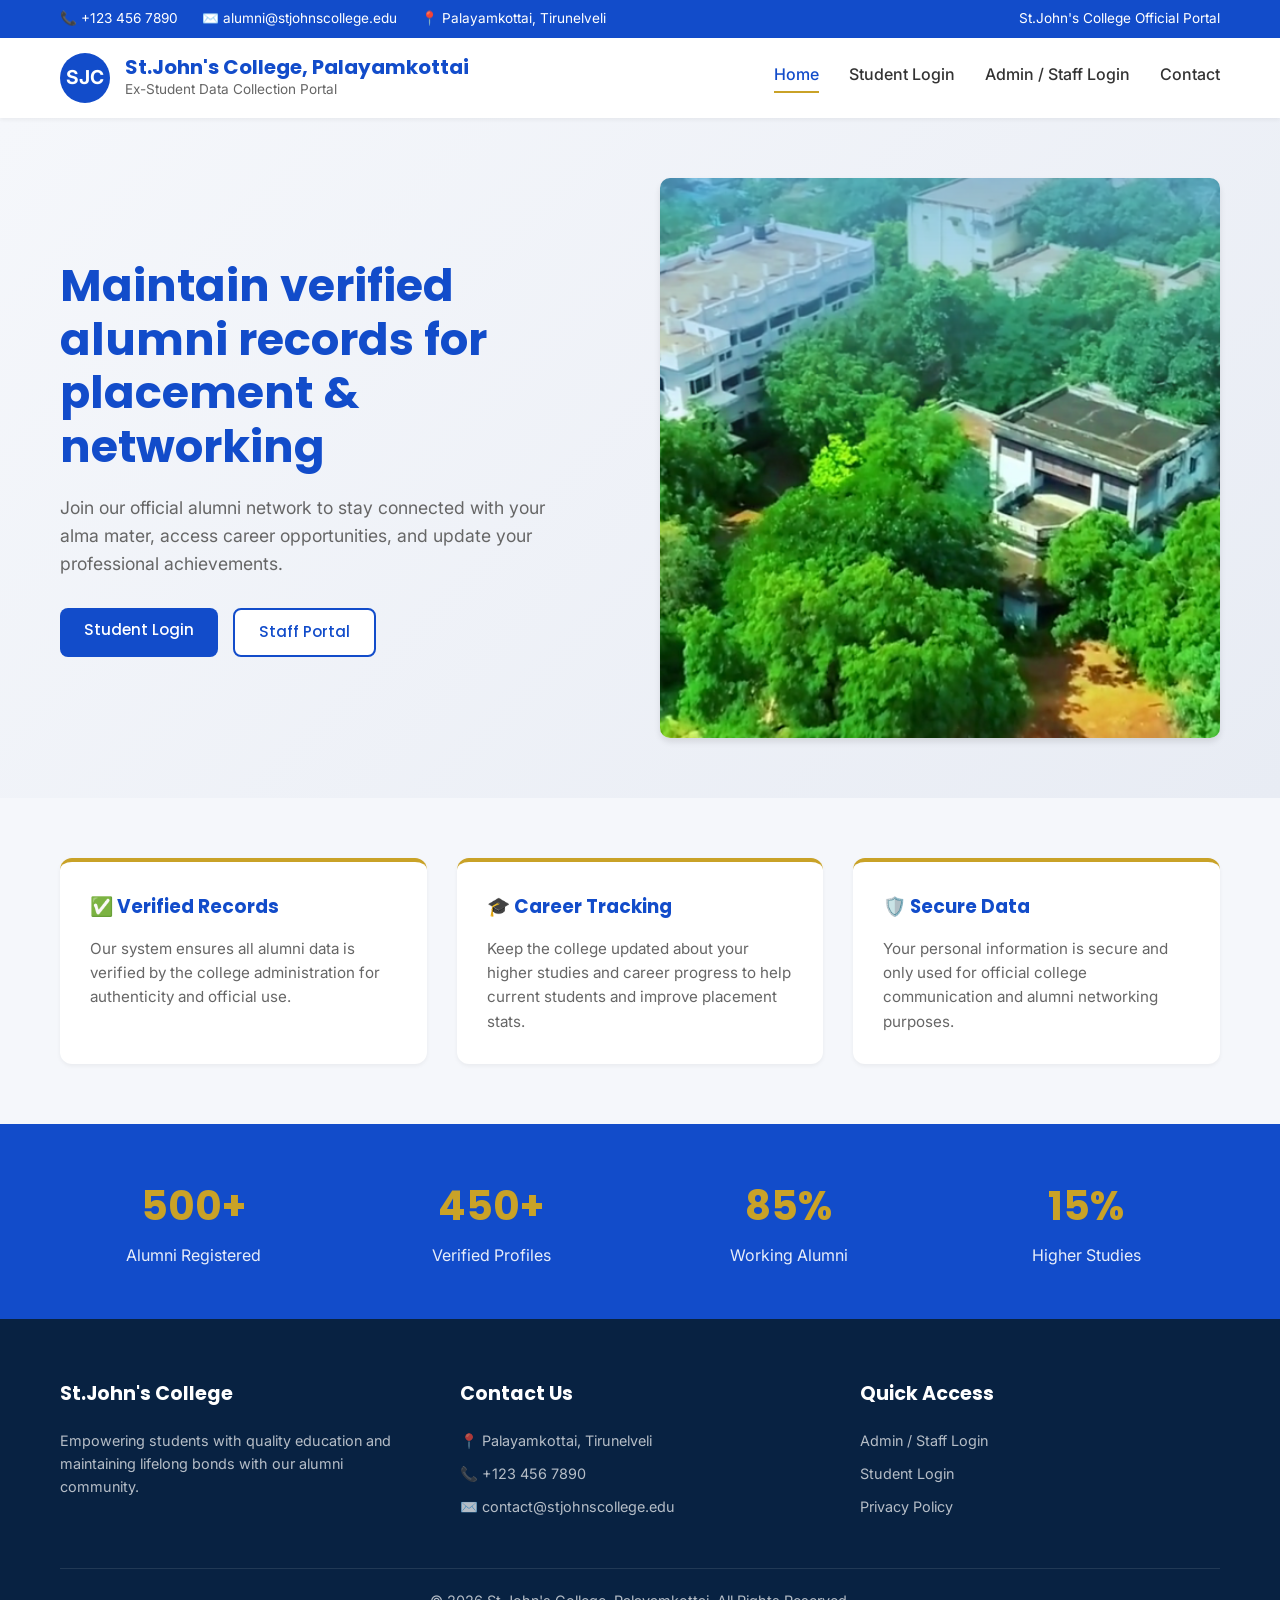
<file: index.html>
<!DOCTYPE html>
<html lang="en">

<head>
    <meta charset="UTF-8">
    <meta name="viewport" content="width=device-width, initial-scale=1.0">
    <title>Ex-Student Data Portal | St.John's College, Palayamkottai</title>
    <link rel="stylesheet" href="css/style.css">
</head>

<body>

    <!-- Top Info Strip -->
    <div class="top-bar">
        <div class="container top-bar-content">
            <div class="contact-info">
                <span>📞 +123 456 7890</span>
                <span>✉️ alumni@stjohnscollege.edu</span>
                <span>📍 Palayamkottai, Tirunelveli</span>
            </div>
            <div class="social-links">
                <!-- Social icons can go here -->
                <span>St.John's College Official Portal</span>
            </div>
        </div>
    </div>

    <!-- Sticky Navbar -->
    <nav class="navbar">
        <div class="container navbar-container">
            <div class="logo-container">
                <div class="college-logo-placeholder">SJC</div>
                <div class="college-name">
                    <h1>St.John's College, Palayamkottai</h1>
                    <span>Ex-Student Data Collection Portal</span>
                </div>
            </div>

            <div class="nav-links">
                <a href="#home" class="active">Home</a>
                <a href="student_login.php">Student Login</a>
                <a href="admin_login.php">Admin / Staff Login</a>
                <a href="#contact">Contact</a>
            </div>

            <div class="mobile-menu-btn">☰</div>
        </div>
    </nav>

    <!-- Hero Section -->
    <section class="hero" id="home">
        <div class="container hero-content">
                <div class="hero-text">
                <h1>Maintain verified alumni records for placement & networking</h1>
                <p>Join our official alumni network to stay connected with your alma mater, access career opportunities,
                    and update your professional achievements.</p>
                <div class="hero-buttons">
                    <a href="student_login.php" class="btn btn-primary">Student Login</a>
                    <a href="admin_login.php" class="btn btn-secondary">Staff Portal</a>
                </div>
            </div>
            <img src="uploads/stjohns.png" alt="St. John's College Campus" class="hero-image"
                style="width: 100%; aspect-ratio: 1/1; object-fit: cover; border-radius: 10px; box-shadow: 0 4px 6px rgba(0,0,0,0.1);">
        </div>
    </section>

    <!-- Info Cards Section -->
    <section class="info-cards-section">
        <div class="container">
            <div class="cards-grid">
                <div class="info-card">
                    <h3>✅ Verified Records</h3>
                    <p>Our system ensures all alumni data is verified by the college administration for authenticity and
                        official use.</p>
                </div>
                <div class="info-card">
                    <h3>🎓 Career Tracking</h3>
                    <p>Keep the college updated about your higher studies and career progress to help current students
                        and improve placement stats.</p>
                </div>
                <div class="info-card">
                    <h3>🛡️ Secure Data</h3>
                    <p>Your personal information is secure and only used for official college communication and alumni
                        networking purposes.</p>
                </div>
            </div>
        </div>
    </section>

    <!-- Content Section: Notices & Quick Links -->
    <!-- Removed as per user request to avoid unwanted contents -->

    <!-- Statistics Strip -->
    <section class="stats-strip">
        <div class="container">
            <div class="stats-grid">
                <div class="stat-item">
                    <h2>500+</h2>
                    <p>Alumni Registered</p>
                </div>
                <div class="stat-item">
                    <h2>450+</h2>
                    <p>Verified Profiles</p>
                </div>
                <div class="stat-item">
                    <h2>85%</h2>
                    <p>Working Alumni</p>
                </div>
                <div class="stat-item">
                    <h2>15%</h2>
                    <p>Higher Studies</p>
                </div>
            </div>
        </div>
    </section>

    <!-- Footer -->
    <footer>
        <div class="container">
            <div class="footer-grid">
                <div class="footer-col">
                    <h3>St.John's College</h3>
                    <p>Empowering students with quality education and maintaining lifelong bonds with our alumni
                        community.</p>
                </div>
                <div class="footer-col">
                    <h3>Contact Us</h3>
                    <ul class="footer-links">
                        <li>📍 Palayamkottai, Tirunelveli</li>
                        <li>📞 +123 456 7890</li>
                        <li>✉️ contact@stjohnscollege.edu</li>
                    </ul>
                </div>
                <div class="footer-col">
                    <h3>Quick Access</h3>
                    <ul class="footer-links">
                        <li><a href="admin_login.php">Admin / Staff Login</a></li>
                        <li><a href="student_login.php">Student Login</a></li>
                        <li><a href="#">Privacy Policy</a></li>
                    </ul>
                </div>
            </div>
            <div class="footer-bottom">
                <p>&copy; 2026 St.John's College, Palayamkottai. All Rights Reserved.</p>
            </div>
        </div>
    </footer>

    <script src="js/main.js"></script>
</body>

</html>
</file>
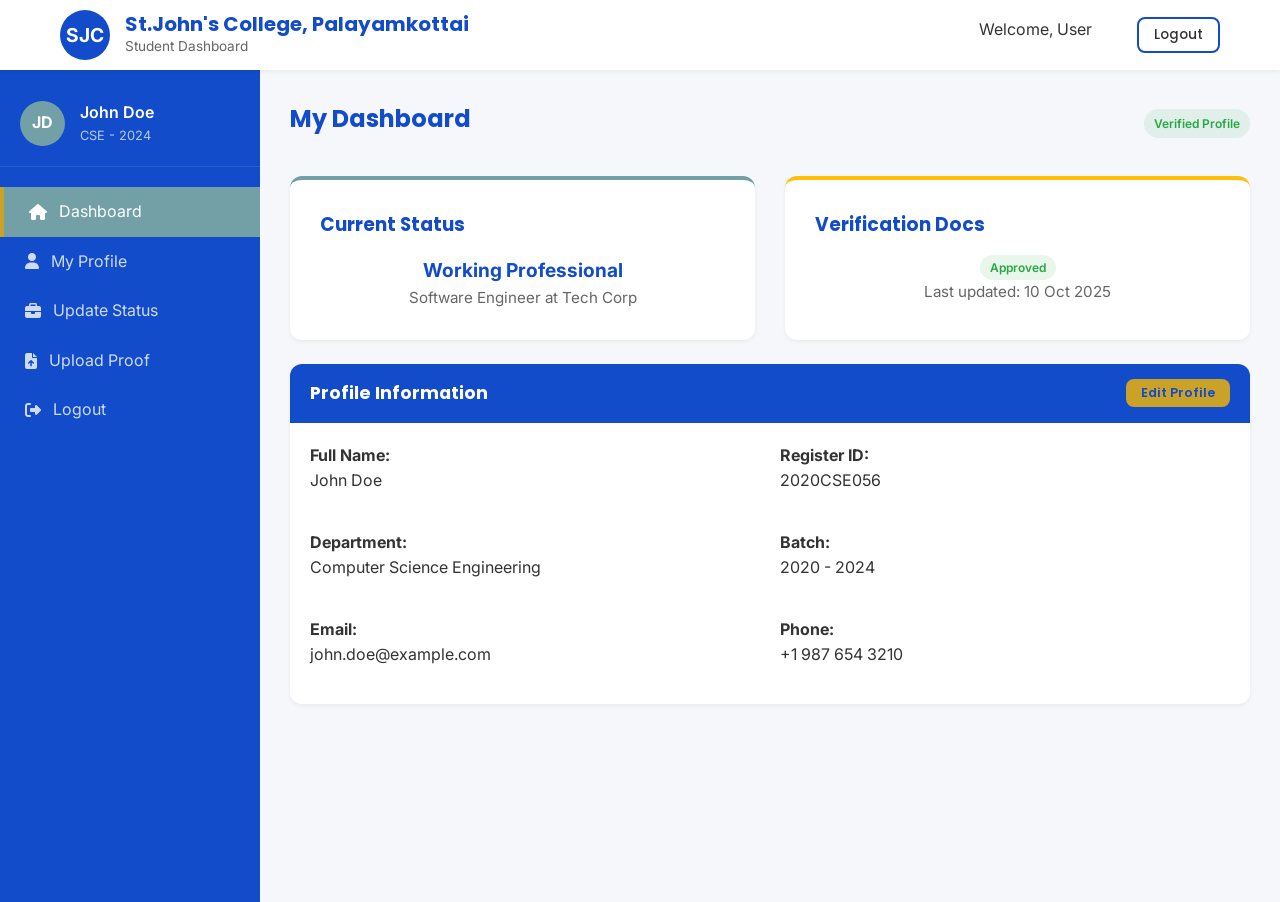
<file: student_dashboard.html>
<!DOCTYPE html>
<html lang="en">

<head>
    <meta charset="UTF-8">
    <meta name="viewport" content="width=device-width, initial-scale=1.0">
    <title>Student Dashboard | St.John's College</title>
    <link rel="stylesheet" href="css/style.css">
    <link rel="stylesheet" href="https://cdnjs.cloudflare.com/ajax/libs/font-awesome/6.4.0/css/all.min.css">
</head>

<body>

    <!-- Top Navigation -->
    <nav class="navbar" style="padding: 10px 0;">
        <div class="container navbar-container">
            <div class="logo-container">
                <a href="index.html" class="college-logo-placeholder" style="text-decoration: none;">SJC</a>
                <div class="college-name">
                    <h1>St.John's College, Palayamkottai</h1>
                    <span>Student Dashboard</span>
                </div>
            </div>
            <div class="nav-links">
                <span class="text-light" style="margin-right: 15px;">Welcome, User</span>
                <a href="logout.php" class="btn btn-secondary" style="padding: 5px 15px; font-size: 0.85rem;">Logout</a>
            </div>
            <div class="mobile-menu-btn" id="sidebarToggle">☰</div>
        </div>
    </nav>

    <div class="dashboard-container">
        <!-- Sidebar -->
        <aside class="sidebar">
            <div class="user-profile-mini">
                <div class="avatar-circle">JD</div>
                <div>
                    <div style="font-weight: 600;">John Doe</div>
                    <div style="font-size: 0.8rem; opacity: 0.7;">CSE - 2024</div>
                </div>
            </div>
            <div class="sidebar-menu">
                <a href="#" class="active"><i class="fas fa-home"></i> Dashboard</a>
                <a href="#"><i class="fas fa-user"></i> My Profile</a>
                <a href="#"><i class="fas fa-briefcase"></i> Update Status</a>
                <a href="#"><i class="fas fa-file-upload"></i> Upload Proof</a>
                <a href="logout.php"><i class="fas fa-sign-out-alt"></i> Logout</a>
            </div>
        </aside>

        <!-- Main Content -->
        <main class="main-content">
            <div class="page-header">
                <h2>My Dashboard</h2>
                <span class="badge badge-success">Verified Profile</span>
            </div>

            <div class="cards-grid mb-4">
                <div class="info-card" style="border-top-color: var(--secondary-color);">
                    <h3>Current Status</h3>
                    <p class="mt-2 text-center"
                        style="font-size: 1.2rem; font-weight: bold; color: var(--primary-color);">Working Professional
                    </p>
                    <p class="text-center text-light">Software Engineer at Tech Corp</p>
                </div>
                <div class="info-card" style="border-top-color: var(--warning);">
                    <h3>Verification Docs</h3>
                    <p class="mt-2 text-center"><span class="badge badge-success">Approved</span></p>
                    <p class="text-center text-light">Last updated: 10 Oct 2025</p>
                </div>
                <!-- Add more summary cards if needed -->
            </div>

            <!-- Profile Details Section -->
            <div class="section-card">
                <div class="card-header">
                    <h3>Profile Information</h3>
                    <button class="btn btn-accent" style="padding: 5px 15px; font-size: 0.8rem;">Edit Profile</button>
                </div>
                <div class="card-body">
                    <div class="form-row">
                        <div class="mb-3">
                            <strong class="text-light">Full Name:</strong>
                            <div>John Doe</div>
                        </div>
                        <div class="mb-3">
                            <strong class="text-light">Register ID:</strong>
                            <div>2020CSE056</div>
                        </div>
                        <div class="mb-3">
                            <strong class="text-light">Department:</strong>
                            <div>Computer Science Engineering</div>
                        </div>
                        <div class="mb-3">
                            <strong class="text-light">Batch:</strong>
                            <div>2020 - 2024</div>
                        </div>
                        <div class="mb-3">
                            <strong class="text-light">Email:</strong>
                            <div>john.doe@example.com</div>
                        </div>
                        <div class="mb-3">
                            <strong class="text-light">Phone:</strong>
                            <div>+1 987 654 3210</div>
                        </div>
                    </div>
                </div>
            </div>

        </main>
    </div>

    <script src="js/main.js"></script>
</body>

</html>
</file>
<file: css/style.css>
/* 
* Ex-Student Data Collection System - College Portal Theme
* Colors: Navy Blue (#0B2E59), College Blue (#1E5AA8), Accent Gold (#C9A227)
* Fonts: Poppins, Inter
*/

@import url('https://fonts.googleapis.com/css2?family=Inter:wght@400;500;600;700&family=Poppins:wght@400;500;600;700&display=swap');

:root {
    --primary-color: #124cca;
    --secondary-color: #73a0a7;
    --accent-color: #C9A227;
    --accent-hover: #b08d1f;
    --text-color: #333333;
    --text-light: #666666;
    --bg-light: #F5F7FB;
    --white: #FFFFFF;
    --border-color: #E0E0E0;
    --success: #28a745;
    --warning: #ffc107;
    --danger: #dc3545;
    --shadow-sm: 0 2px 4px rgba(0, 0, 0, 0.05);
    --shadow-md: 0 4px 6px rgba(0, 0, 0, 0.1);
    --shadow-lg: 0 10px 15px rgba(0, 0, 0, 0.1);
    --radius: 8px;
    --radius-lg: 12px;
}

* {
    margin: 0;
    padding: 0;
    box-sizing: border-box;
}

body {
    font-family: 'Inter', sans-serif;
    background-color: var(--bg-light);
    color: var(--text-color);
    line-height: 1.6;
}

h1,
h2,
h3,
h4,
h5,
h6 {
    font-family: 'Poppins', sans-serif;
    color: var(--primary-color);
    margin-bottom: 0.5rem;
}

a {
    text-decoration: none;
    color: inherit;
    transition: color 0.3s ease;
}

ul {
    list-style: none;
}

img {
    max-width: 100%;
    height: auto;
}

/* Utilities */
.container {
    width: 100%;
    max-width: 1200px;
    margin: 0 auto;
    padding: 0 20px;
}

.text-center {
    text-align: center;
}

.mt-1 {
    margin-top: 0.25rem;
}

.mt-2 {
    margin-top: 0.5rem;
}

.mt-3 {
    margin-top: 1rem;
}

.mt-4 {
    margin-top: 1.5rem;
}

.mb-1 {
    margin-bottom: 0.25rem;
}

.mb-2 {
    margin-bottom: 0.5rem;
}

.mb-3 {
    margin-bottom: 1rem;
}

.mb-4 {
    margin-bottom: 1.5rem;
}

.btn {
    display: inline-block;
    padding: 10px 24px;
    border-radius: var(--radius);
    font-weight: 500;
    border: none;
    cursor: pointer;
    transition: all 0.3s ease;
    font-family: 'Poppins', sans-serif;
    font-size: 0.95rem;
}

.btn-primary {
    background-color: var(--primary-color);
    color: var(--white);
}

.btn-primary:hover {
    background-color: var(--secondary-color);
    transform: translateY(-2px);
    box-shadow: var(--shadow-md);
}

.btn-secondary {
    background-color: var(--white);
    color: var(--primary-color);
    border: 2px solid var(--primary-color);
}

.btn-secondary:hover {
    background-color: var(--bg-light);
    transform: translateY(-2px);
}

.btn-accent {
    background-color: var(--accent-color);
    color: var(--primary-color);
    font-weight: 600;
}

.btn-accent:hover {
    background-color: var(--accent-hover);
    transform: translateY(-2px);
    box-shadow: var(--shadow-md);
}

.btn-block {
    display: block;
    width: 100%;
}

/* Header & Navbar */
.top-bar {
    background-color: var(--primary-color);
    color: var(--white);
    padding: 8px 0;
    font-size: 0.85rem;
}

.top-bar-content {
    display: flex;
    justify-content: space-between;
    align-items: center;
}

.contact-info span {
    margin-right: 20px;
    display: inline-flex;
    align-items: center;
    gap: 6px;
}

.navbar {
    background-color: var(--white);
    box-shadow: var(--shadow-sm);
    position: sticky;
    top: 0;
    z-index: 1000;
    padding: 15px 0;
}

.navbar-container {
    display: flex;
    justify-content: space-between;
    align-items: center;
}

.logo-container {
    display: flex;
    align-items: center;
    gap: 15px;
}

.college-logo-placeholder {
    width: 50px;
    height: 50px;
    background-color: var(--primary-color);
    border-radius: 50%;
    display: flex;
    align-items: center;
    justify-content: center;
    color: var(--white);
    font-weight: bold;
    font-size: 1.2rem;
}

.college-name h1 {
    font-size: 1.25rem;
    color: var(--primary-color);
    margin: 0;
    line-height: 1.2;
}

.college-name span {
    font-size: 0.85rem;
    color: var(--text-light);
    font-weight: 400;
    display: block;
}

.nav-links {
    display: flex;
    gap: 30px;
}

.nav-links a {
    font-weight: 500;
    color: var(--text-color);
    position: relative;
    padding-bottom: 5px;
}

.nav-links a:hover,
.nav-links a.active {
    color: var(--primary-color);
}

.nav-links a::after {
    content: '';
    position: absolute;
    bottom: 0;
    left: 0;
    width: 0;
    height: 2px;
    background-color: var(--accent-color);
    transition: width 0.3s ease;
}

.nav-links a:hover::after,
.nav-links a.active::after {
    width: 100%;
}

.mobile-menu-btn {
    display: none;
    font-size: 1.5rem;
    color: var(--primary-color);
    cursor: pointer;
}

/* Hero Section */
.hero {
    background: linear-gradient(135deg, var(--bg-light) 0%, #e8ecf4 100%);
    padding: 60px 0;
    position: relative;
    overflow: hidden;
}

.hero-content {
    display: grid;
    grid-template-columns: 1fr 1fr;
    gap: 40px;
    align-items: center;
}

.hero-text h1 {
    font-size: 2.8rem;
    line-height: 1.2;
    color: var(--primary-color);
    margin-bottom: 20px;
}

.hero-text p {
    font-size: 1.1rem;
    color: var(--text-light);
    margin-bottom: 30px;
    max-width: 500px;
}

.hero-buttons {
    display: flex;
    gap: 15px;
}

.hero-image-placeholder {
    width: 100%;
    height: 350px;
    background-color: #dde2ed;
    border-radius: var(--radius-lg);
    display: flex;
    align-items: center;
    justify-content: center;
    color: var(--secondary-color);
    font-weight: 600;
    position: relative;
    box-shadow: var(--shadow-lg);
}

.hero-image-placeholder::before {
    content: 'Campus Image / Illustration';
}

/* Info Cards */
.info-cards-section {
    padding: 60px 0;
}

.cards-grid {
    display: grid;
    grid-template-columns: repeat(auto-fit, minmax(300px, 1fr));
    gap: 30px;
}

.info-card {
    background: var(--white);
    padding: 30px;
    border-radius: var(--radius-lg);
    box-shadow: var(--shadow-sm);
    transition: transform 0.3s ease, box-shadow 0.3s ease;
    border-top: 4px solid var(--accent-color);
}

.info-card:hover {
    transform: translateY(-5px);
    box-shadow: var(--shadow-md);
}

.info-card h3 {
    margin-bottom: 15px;
    display: flex;
    align-items: center;
    gap: 10px;
}

.info-card p {
    color: var(--text-light);
    font-size: 0.95rem;
}

/* Content Grid (Notices + Quick Links) */
.content-section {
    padding: 40px 0 60px;
}

.content-grid {
    display: grid;
    grid-template-columns: 2fr 1fr;
    gap: 30px;
}

.section-card {
    background: var(--white);
    border-radius: var(--radius-lg);
    box-shadow: var(--shadow-sm);
    overflow: hidden;
}

.card-header {
    background-color: var(--primary-color);
    color: var(--white);
    padding: 15px 20px;
    display: flex;
    justify-content: space-between;
    align-items: center;
}

.card-header h3 {
    color: var(--white);
    margin: 0;
    font-size: 1.1rem;
}

.card-body {
    padding: 20px;
}

.notice-list {
    display: flex;
    flex-direction: column;
    gap: 15px;
}

.notice-item {
    display: flex;
    gap: 15px;
    padding-bottom: 15px;
    border-bottom: 1px solid var(--border-color);
}

.notice-item:last-child {
    border-bottom: none;
    padding-bottom: 0;
}

.notice-date {
    background-color: var(--bg-light);
    padding: 8px 12px;
    border-radius: var(--radius);
    text-align: center;
    min-width: 70px;
}

.notice-date span {
    display: block;
    font-weight: 700;
    color: var(--primary-color);
    font-size: 1.2rem;
    line-height: 1;
}

.notice-date small {
    display: block;
    font-size: 0.75rem;
    text-transform: uppercase;
    color: var(--text-light);
}

.notice-content h4 {
    font-size: 1rem;
    margin-bottom: 5px;
    color: var(--text-color);
}

.notice-content p {
    font-size: 0.85rem;
    color: var(--text-light);
}

.quick-links-list {
    display: flex;
    flex-direction: column;
    gap: 10px;
}

.quick-link-item {
    display: flex;
    align-items: center;
    padding: 12px 15px;
    background-color: var(--bg-light);
    border-radius: var(--radius);
    transition: background-color 0.2s ease;
    color: var(--primary-color);
    font-weight: 500;
}

.quick-link-item:hover {
    background-color: #e8ecf4;
}

.quick-link-item svg {
    margin-right: 10px;
    width: 20px;
    height: 20px;
}

/* Statistics Strip */
.stats-strip {
    background-color: var(--primary-color);
    color: var(--white);
    padding: 50px 0;
}

.stats-grid {
    display: grid;
    grid-template-columns: repeat(auto-fit, minmax(200px, 1fr));
    gap: 30px;
    text-align: center;
}

.stat-item h2 {
    color: var(--accent-color);
    font-size: 2.5rem;
    margin-bottom: 5px;
}

.stat-item p {
    font-size: 1rem;
    opacity: 0.9;
}

/* Footer */
footer {
    background-color: #082242;
    color: rgba(255, 255, 255, 0.7);
    padding: 60px 0 20px;
    font-size: 0.9rem;
}

.footer-grid {
    display: grid;
    grid-template-columns: repeat(auto-fit, minmax(250px, 1fr));
    gap: 40px;
    margin-bottom: 40px;
}

.footer-col h3 {
    color: var(--white);
    margin-bottom: 20px;
    font-size: 1.2rem;
}

.footer-links li {
    margin-bottom: 10px;
}

.footer-links a:hover {
    color: var(--accent-color);
}

.footer-bottom {
    text-align: center;
    padding-top: 20px;
    border-top: 1px solid rgba(255, 255, 255, 0.1);
}

/* Forms (Registration & Login) */
.form-page-container {
    min-height: calc(100vh - 200px);
    display: flex;
    align-items: center;
    justify-content: center;
    padding: 40px 20px;
}

.login-grid {
    display: grid;
    grid-template-columns: 1fr 1fr;
    max-width: 1000px;
    width: 100%;
    background: var(--white);
    border-radius: var(--radius-lg);
    box-shadow: var(--shadow-lg);
    overflow: hidden;
}

.login-left {
    background-color: var(--primary-color);
    padding: 40px;
    display: flex;
    flex-direction: column;
    justify-content: center;
    color: var(--white);
    position: relative;
    overflow: hidden;
}

.login-left::before {
    content: '';
    position: absolute;
    top: 0;
    left: 0;
    width: 100%;
    height: 100%;
    background: linear-gradient(135deg, rgba(11, 46, 89, 0.9) 0%, rgba(30, 90, 168, 0.8) 100%);
    z-index: 1;
}

.login-left-content {
    position: relative;
    z-index: 2;
}

.login-left h2 {
    color: var(--white);
    font-size: 2rem;
    margin-bottom: 15px;
}

.login-right {
    padding: 50px;
}

.login-header {
    margin-bottom: 30px;
}

.login-header h2 {
    font-size: 1.8rem;
}

.form-group {
    margin-bottom: 20px;
}

.form-label {
    display: block;
    margin-bottom: 8px;
    font-weight: 500;
    color: var(--text-color);
}

.form-control {
    width: 100%;
    padding: 12px 15px;
    border: 1px solid var(--border-color);
    border-radius: var(--radius);
    font-family: 'Inter', sans-serif;
    font-size: 1rem;
    transition: border-color 0.3s ease;
}

.form-control:focus {
    outline: none;
    border-color: var(--secondary-color);
    box-shadow: 0 0 0 3px rgba(30, 90, 168, 0.1);
}

.form-control.error {
    border-color: var(--danger);
}

.error-message {
    color: var(--danger);
    font-size: 0.85rem;
    margin-top: 5px;
    display: none;
}

.form-footer {
    display: flex;
    justify-content: space-between;
    align-items: center;
    margin-top: 10px;
    font-size: 0.9rem;
}

.register-container {
    max-width: 800px;
    margin: 40px auto;
    background: var(--white);
    padding: 40px;
    border-radius: var(--radius-lg);
    box-shadow: var(--shadow-md);
}

.form-section {
    margin-bottom: 30px;
    padding-bottom: 20px;
    border-bottom: 1px solid var(--border-color);
}

.form-section:last-child {
    border-bottom: none;
}

.section-title {
    font-size: 1.2rem;
    color: var(--primary-color);
    margin-bottom: 20px;
    display: flex;
    align-items: center;
    gap: 10px;
}

.section-title span {
    background-color: var(--bg-light);
    width: 30px;
    height: 30px;
    border-radius: 50%;
    display: flex;
    align-items: center;
    justify-content: center;
    font-size: 0.9rem;
    font-weight: bold;
    color: var(--primary-color);
}

.form-row {
    display: grid;
    grid-template-columns: 1fr 1fr;
    gap: 20px;
}

/* File Upload */
.file-upload-wrapper {
    border: 2px dashed var(--border-color);
    padding: 20px;
    border-radius: var(--radius);
    text-align: center;
    cursor: pointer;
    transition: all 0.2s ease;
}

.file-upload-wrapper:hover {
    border-color: var(--secondary-color);
    background-color: #f8fbff;
}

/* Dashboard Layout */
.dashboard-container {
    display: flex;
    min-height: calc(100vh - 68px);
    /* Top bar height adjustment */
}

.sidebar {
    width: 260px;
    background-color: var(--primary-color);
    color: var(--white);
    padding: 30px 0;
    flex-shrink: 0;
}

.user-profile-mini {
    padding: 0 20px 20px;
    border-bottom: 1px solid rgba(255, 255, 255, 0.1);
    margin-bottom: 20px;
    display: flex;
    align-items: center;
    gap: 15px;
}

.avatar-circle {
    width: 45px;
    height: 45px;
    background-color: var(--secondary-color);
    border-radius: 50%;
    display: flex;
    align-items: center;
    justify-content: center;
    font-weight: bold;
    color: var(--white);
}

.sidebar-menu a {
    display: flex;
    align-items: center;
    gap: 12px;
    padding: 12px 25px;
    color: rgba(255, 255, 255, 0.8);
    transition: all 0.2s ease;
}

.sidebar-menu a:hover,
.sidebar-menu a.active {
    background-color: var(--secondary-color);
    color: var(--white);
    border-left: 4px solid var(--accent-color);
}

.main-content {
    flex-grow: 1;
    background-color: var(--bg-light);
    padding: 30px;
    overflow-y: auto;
}

.page-header {
    display: flex;
    justify-content: space-between;
    align-items: center;
    margin-bottom: 30px;
}

/* Tables */
.table-container {
    background: var(--white);
    border-radius: var(--radius);
    box-shadow: var(--shadow-sm);
    overflow: hidden;
    overflow-x: auto;
}

.custom-table {
    width: 100%;
    border-collapse: collapse;
}

.custom-table th {
    background-color: var(--primary-color);
    color: var(--white);
    padding: 15px;
    text-align: left;
    font-weight: 500;
}

.custom-table td {
    padding: 15px;
    border-bottom: 1px solid var(--border-color);
    color: var(--text-color);
}

.custom-table tr:hover {
    background-color: #f8fbff;
}

/* Badges */
.badge {
    padding: 5px 10px;
    border-radius: 20px;
    font-size: 0.75rem;
    font-weight: 600;
}

.badge-success {
    background-color: rgba(40, 167, 69, 0.1);
    color: var(--success);
}

.badge-warning {
    background-color: rgba(255, 193, 7, 0.1);
    color: #b78a06;
}

.badge-danger {
    background-color: rgba(220, 53, 69, 0.1);
    color: var(--danger);
}

.badge-info {
    background-color: rgba(23, 162, 184, 0.1);
    color: #17a2b8;
}

/* Responsive */
@media (max-width: 992px) {
    .login-grid {
        grid-template-columns: 1fr;
    }

    .login-left {
        display: none;
    }
}

@media (max-width: 768px) {
    .nav-links {
        display: none;
    }

    .mobile-menu-btn {
        display: block;
    }

    .hero-content {
        grid-template-columns: 1fr;
        text-align: center;
    }

    .hero-text p {
        margin: 0 auto 30px;
    }

    .hero-buttons {
        justify-content: center;
    }

    .content-grid {
        grid-template-columns: 1fr;
    }

    .form-row {
        grid-template-columns: 1fr;
    }

    .dashboard-container {
        flex-direction: column;
    }

    .sidebar {
        width: 100%;
        padding: 10px 0;
    }

    .sidebar-menu {
        display: flex;
        overflow-x: auto;
        padding-bottom: 10px;
    }

    .sidebar-menu a {
        padding: 10px 15px;
        white-space: nowrap;
        border-left: none;
        border-bottom: 3px solid transparent;
    }

    .sidebar-menu a:hover,
    .sidebar-menu a.active {
        border-left: none;
        border-bottom-color: var(--accent-color);
    }

    .user-profile-mini {
        display: none;
    }
}
</file>
